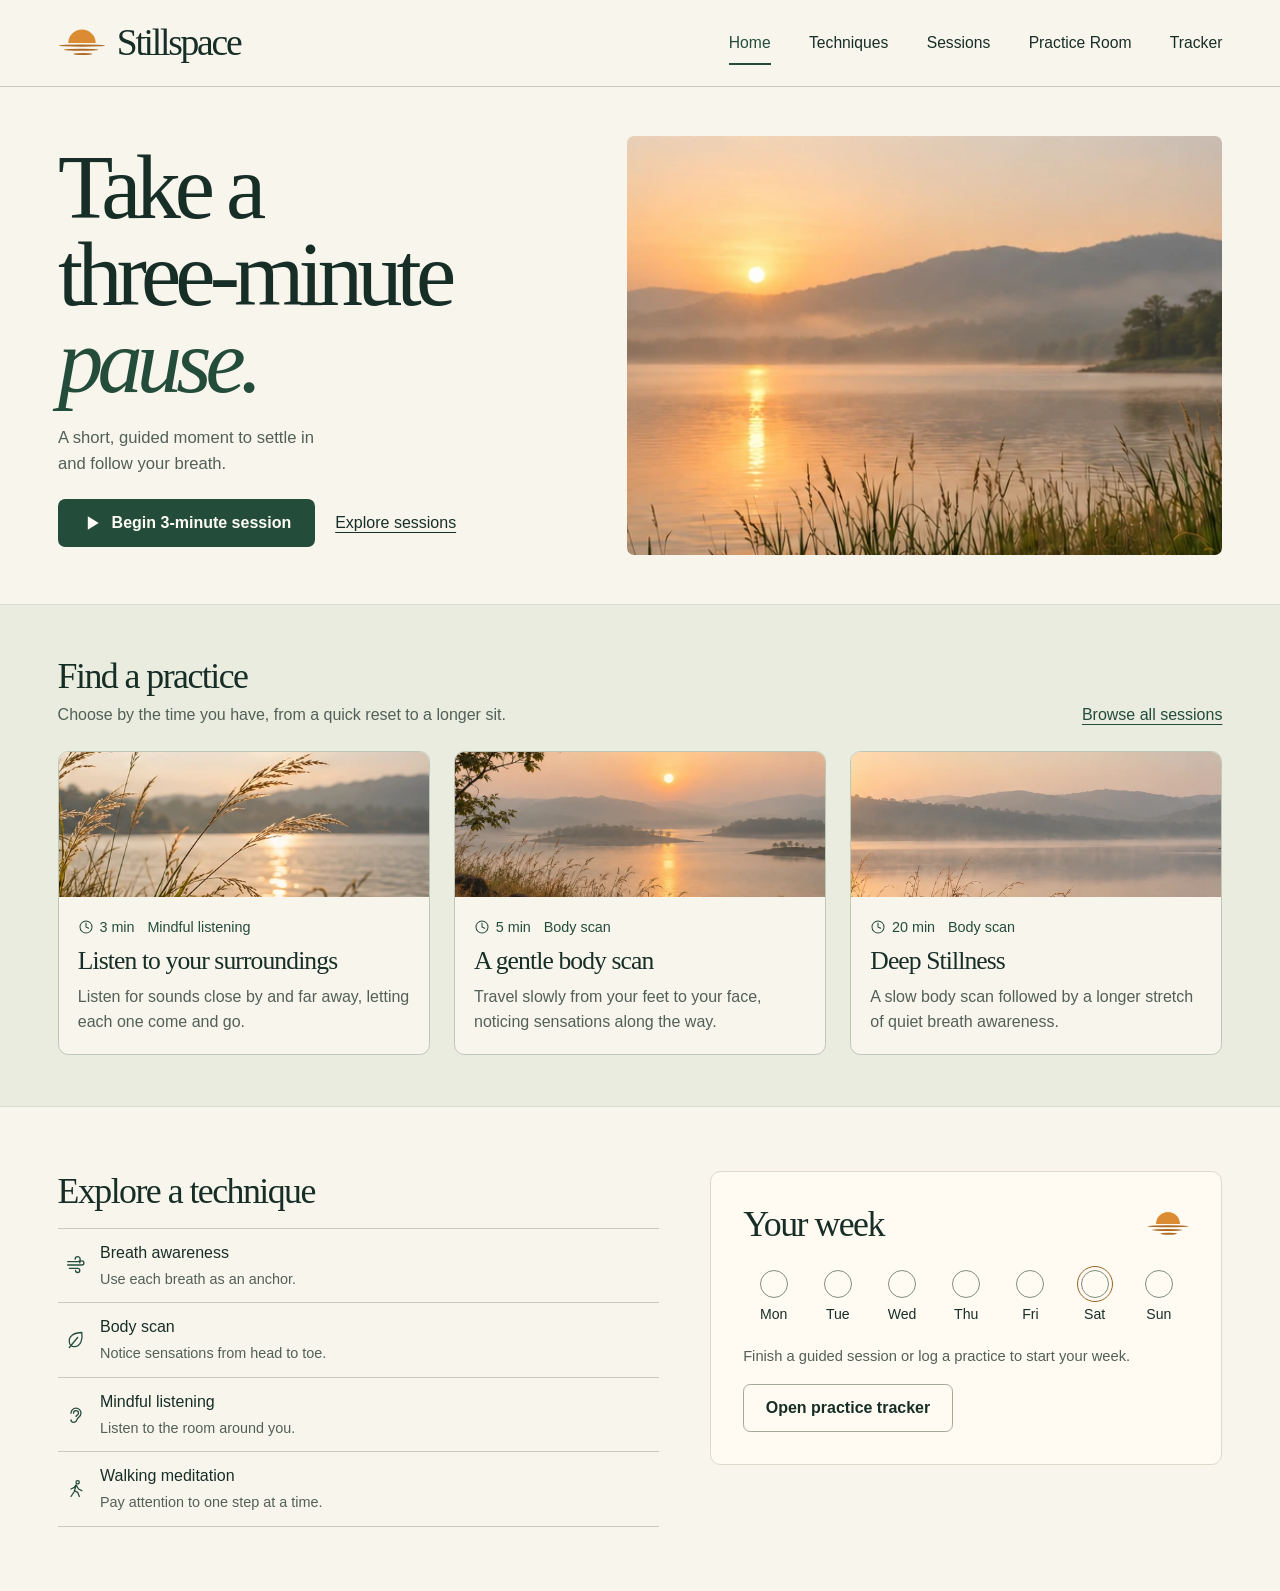
<file: index.html>
<!doctype html>
<html lang="en">
<head>
  <meta charset="utf-8">
  <meta name="viewport" content="width=device-width, initial-scale=1">
  <meta name="theme-color" content="#f8f5ed">
  <meta name="description" content="Meditation techniques, guided lakeside sessions and a daily practice journal.">
  <title>Home · Stillspace</title>
  <link rel="icon" href="assets/sunrise.svg" type="image/svg+xml">
  <link rel="stylesheet" href="styles.css?v=3">
  <script type="module" src="index.js?v=3"></script>
</head>
<body class="page-index">
<a class="skip" href="#main">Skip to content</a>
<header class="masthead"><div class="wrap mast-inner">
  <a class="brand" href="index.html" aria-label="Stillspace home"><img src="assets/sunrise.svg" width="48" height="36" alt="">Stillspace</a>
  <nav class="desktop-nav" aria-label="Main navigation"><a href="index.html" aria-current="page">Home</a>
<a href="techniques.html">Techniques</a>
<a href="sessions.html">Sessions</a>
<a href="practice.html">Practice Room</a>
<a href="tracker.html">Tracker</a></nav>
</div></header>
<main id="main" tabindex="-1">
<div class="wrap home-content">
  <section class="home-hero" aria-labelledby="welcome">
    <div class="hero-copy"><h1 id="welcome">Take a <br><span>three-minute</span><br><em>pause.</em></h1>
      <p>A short, guided moment to settle in and follow your breath.</p>
      <div class="hero-actions"><a class="button primary" href="practice.html?session=pause&amp;start=1"><svg class="icon" aria-hidden="true" focusable="false"><use href="assets/icons.svg#play"></use></svg>Begin 3-minute session</a>
      <a class="quiet-link" href="#featured-sessions">Explore sessions</a></div>
    </div>
    <img class="hero-image" src="assets/lake-dawn.webp" width="656" height="404" fetchpriority="high" alt="Morning sunlight reflecting across a quiet lake framed by reeds">
  </section>
</div>

<section class="home-sessions" id="featured-sessions" aria-labelledby="featured-heading">
  <div class="wrap">
    <div class="home-sessions-heading">
      <div>
        <h2 id="featured-heading">Find a practice</h2>
        <p>Choose by the time you have, from a quick reset to a longer sit.</p>
      </div>
      <a class="text-link" href="sessions.html">Browse all sessions</a>
    </div>
    <ul class="home-session-list" id="featured-list" hidden></ul>
    <p class="home-session-error" id="featured-error" hidden>Featured sessions are unavailable. Try opening the full session library.</p>
  </div>
</section>

<div class="wrap home-lower">
  <section aria-labelledby="home-techniques">
    <h2 id="home-techniques">Explore a technique</h2>
    <ul class="tech-shortcuts">
      <li><a href="techniques.html?technique=breath"><svg class="icon" aria-hidden="true" focusable="false"><use href="assets/icons.svg#breath"></use></svg><span>Breath awareness <small>Use each breath as an anchor.</small></span></a></li>
      <li><a href="techniques.html?technique=body"><svg class="icon" aria-hidden="true" focusable="false"><use href="assets/icons.svg#body"></use></svg><span>Body scan <small>Notice sensations from head to toe.</small></span></a></li>
      <li><a href="techniques.html?technique=listen"><svg class="icon" aria-hidden="true" focusable="false"><use href="assets/icons.svg#listen"></use></svg><span>Mindful listening <small>Listen to the room around you.</small></span></a></li>
      <li><a href="techniques.html?technique=walk"><svg class="icon" aria-hidden="true" focusable="false"><use href="assets/icons.svg#walk"></use></svg><span>Walking meditation <small>Pay attention to one step at a time.</small></span></a></li>
    </ul>
  </section>
  <section class="home-journal" aria-labelledby="home-journal-title">
    <div class="section-line"><h2 id="home-journal-title">Your week</h2><img src="assets/sunrise.svg" width="48" height="36" alt=""></div>
    <div id="home-week"></div>
    <p class="week-note" id="home-summary">Track the sessions you complete and the practices you log.</p>
    <a class="button secondary" href="tracker.html">Open practice tracker</a>
  </section>
</div>
</main>
<nav class="mobile-nav" aria-label="Mobile navigation"><a href="index.html" aria-current="page"><svg class="icon" aria-hidden="true" focusable="false"><use href="assets/icons.svg#home"></use></svg><span>Home</span></a>
<a href="techniques.html"><svg class="icon" aria-hidden="true" focusable="false"><use href="assets/icons.svg#book"></use></svg><span>Learn</span></a>
<a href="sessions.html"><svg class="icon" aria-hidden="true" focusable="false"><use href="assets/icons.svg#sessions"></use></svg><span>Sessions</span></a>
<a href="practice.html"><svg class="icon" aria-hidden="true" focusable="false"><use href="assets/icons.svg#practice"></use></svg><span>Practice</span></a>
<a href="tracker.html"><svg class="icon" aria-hidden="true" focusable="false"><use href="assets/icons.svg#tracker"></use></svg><span>Log</span></a></nav>
</body>
</html>
</file>
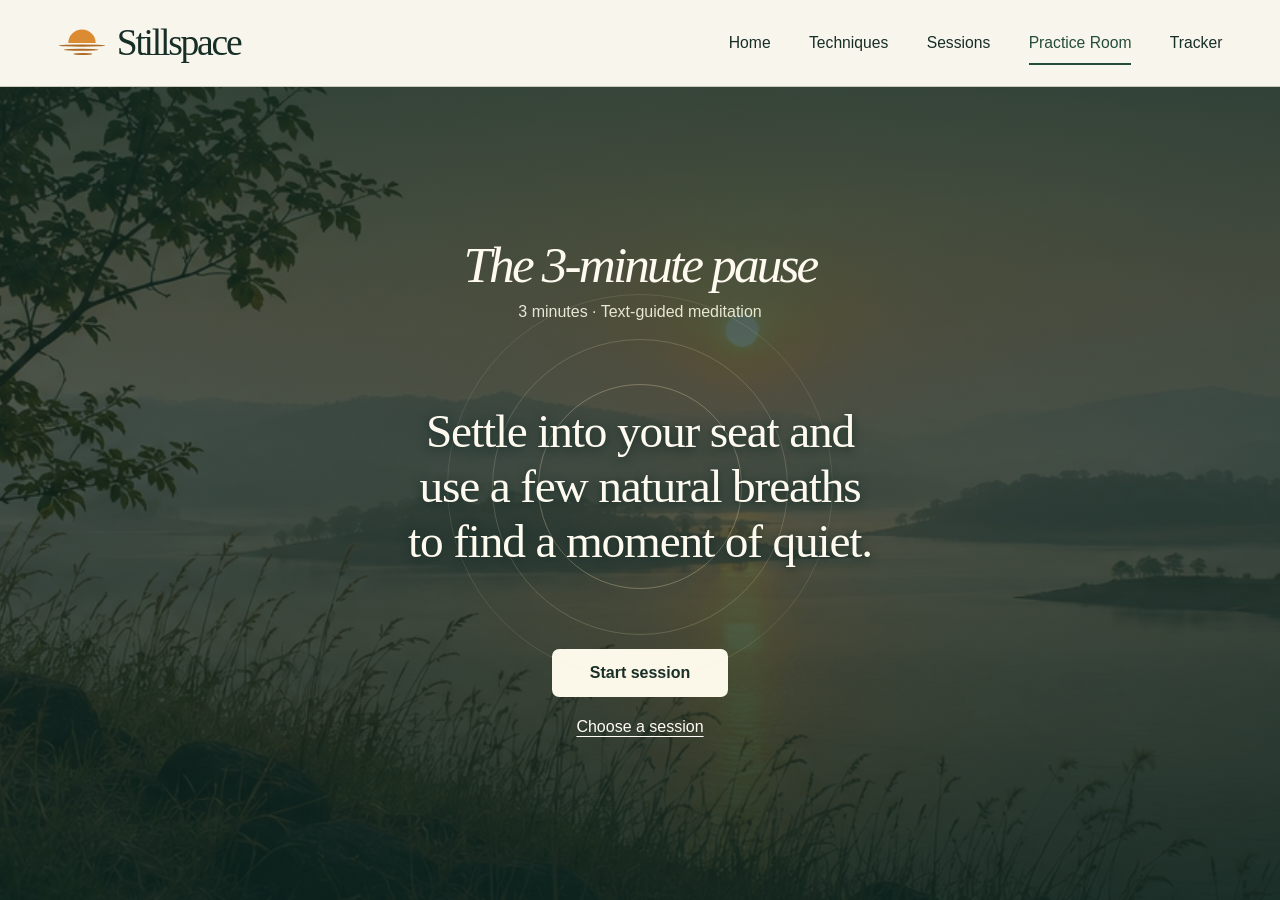
<file: practice.html>
<!doctype html>
<html lang="en">
<head>
  <meta charset="utf-8">
  <meta name="viewport" content="width=device-width, initial-scale=1">
  <meta name="theme-color" content="#f8f5ed">
  <meta name="description" content="A quiet room for guided meditation, with a pauseable timer and optional countdown.">
  <title>Practice Room · Stillspace</title>
  <link rel="icon" href="assets/sunrise.svg" type="image/svg+xml">
  <link rel="stylesheet" href="styles.css?v=2">
  <script type="module" src="practice.js"></script>
</head>
<body class="page-practice">
<a class="skip" href="#main">Skip to content</a>
<header class="masthead"><div class="wrap mast-inner">
  <a class="brand" href="index.html" aria-label="Stillspace home"><img src="assets/sunrise.svg" width="48" height="36" alt="">Stillspace</a>
  <nav class="desktop-nav" aria-label="Main navigation"><a href="index.html">Home</a>
<a href="techniques.html">Techniques</a>
<a href="sessions.html">Sessions</a>
<a href="practice.html" aria-current="page">Practice Room</a>
<a href="tracker.html">Tracker</a></nav>
</div></header>
<main id="main" tabindex="-1">
<section class="room" aria-labelledby="session-title"><div class="room-inner">
 <h1 id="session-title">Practice Room</h1><p id="phase" class="phase"></p>
 <div class="focus"><span class="ripple" aria-hidden="true"></span><img class="completion-mark" src="assets/sunrise.svg" width="72" height="54" alt="" hidden><p id="cue" aria-live="polite">Loading your session…</p></div>
 <div id="room-controls"><p id="clock" role="timer"></p>
 <button id="primary-control" class="button light" type="button" hidden>Start session</button>
 <div class="room-links"><button type="button" id="clock-control" hidden>Hide countdown</button><button type="button" id="end-control" hidden>End session</button>
 <a href="sessions.html" id="choose-session">Choose a session</a></div>
 </div><p id="room-message" role="status"></p></div></section>
<dialog id="end-dialog"><h2>End this practice?</h2><p>This will close your current session without adding it to your tracker.</p>
<div class="dialog-actions"><button type="button" class="button primary" id="keep-going" autofocus>Continue practice</button>
<button type="button" class="secondary" id="confirm-end">End session</button></div></dialog></main>
<nav class="mobile-nav" aria-label="Mobile navigation"><a href="index.html"><svg class="icon" aria-hidden="true" focusable="false"><use href="assets/icons.svg#home"></use></svg><span>Home</span></a>
<a href="techniques.html"><svg class="icon" aria-hidden="true" focusable="false"><use href="assets/icons.svg#book"></use></svg><span>Learn</span></a>
<a href="sessions.html"><svg class="icon" aria-hidden="true" focusable="false"><use href="assets/icons.svg#sessions"></use></svg><span>Sessions</span></a>
<a href="practice.html" aria-current="page"><svg class="icon" aria-hidden="true" focusable="false"><use href="assets/icons.svg#practice"></use></svg><span>Practice</span></a>
<a href="tracker.html"><svg class="icon" aria-hidden="true" focusable="false"><use href="assets/icons.svg#tracker"></use></svg><span>Log</span></a></nav>
</body>
</html>
</file>
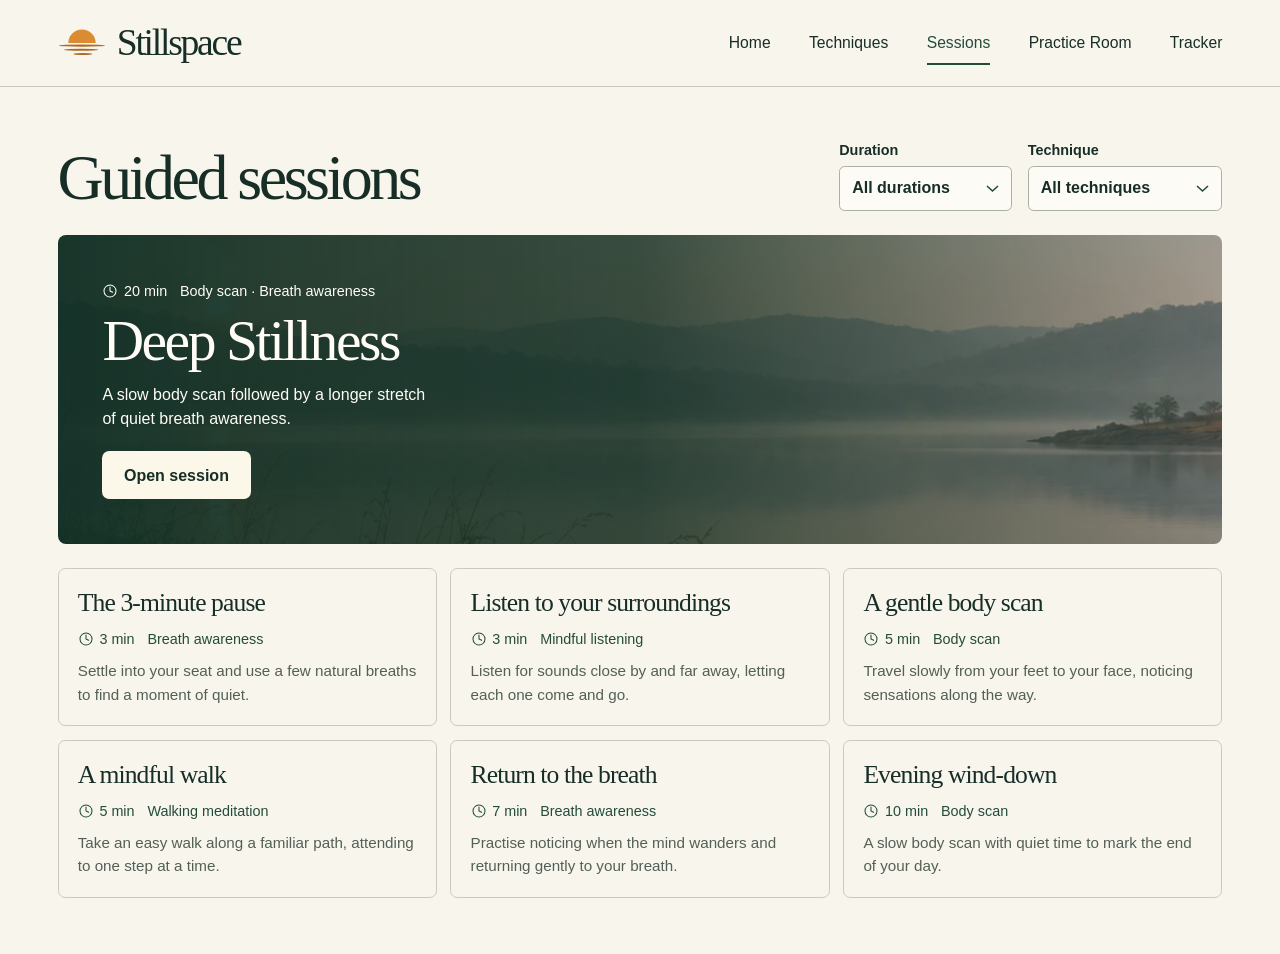
<file: sessions.html>
<!doctype html>
<html lang="en">
<head>
  <meta charset="utf-8">
  <meta name="viewport" content="width=device-width, initial-scale=1">
  <meta name="theme-color" content="#f8f5ed">
  <meta name="description" content="Find a guided meditation by duration or technique.">
  <title>Guided sessions · Stillspace</title>
  <link rel="icon" href="assets/sunrise.svg" type="image/svg+xml">
  <link rel="stylesheet" href="styles.css?v=2">
  <script type="module" src="sessions.js"></script>
</head>
<body class="page-sessions">
<a class="skip" href="#main">Skip to content</a>
<header class="masthead"><div class="wrap mast-inner">
  <a class="brand" href="index.html" aria-label="Stillspace home"><img src="assets/sunrise.svg" width="48" height="36" alt="">Stillspace</a>
  <nav class="desktop-nav" aria-label="Main navigation"><a href="index.html">Home</a>
<a href="techniques.html">Techniques</a>
<a href="sessions.html" aria-current="page">Sessions</a>
<a href="practice.html">Practice Room</a>
<a href="tracker.html">Tracker</a></nav>
</div></header>
<main id="main" tabindex="-1">
<div class="wrap interior">
 <div class="sessions-head"><h1>Guided sessions</h1>
 <button type="button" class="secondary filter-toggle" aria-controls="filters" aria-expanded="false"><svg class="icon" aria-hidden="true" focusable="false"><use href="assets/icons.svg#filter"></use></svg>Filters</button>
 <div class="filters" id="filters"><label>Duration<select id="duration"><option value="">All durations</option><option value="short">Up to 5 minutes</option><option value="mid">6–10 minutes</option><option value="long">Over 10 minutes</option></select></label>
 <label>Technique<select id="technique"><option value="">All techniques</option><option value="breath">Breath awareness</option><option value="body">Body scan</option><option value="listen">Mindful listening</option><option value="walk">Walking meditation</option></select></label></div></div>
 <div id="catalogue" aria-busy="true"><p>Loading sessions…</p></div><p id="result-status" class="sr-only" role="status"></p>
</div></main>
<nav class="mobile-nav" aria-label="Mobile navigation"><a href="index.html"><svg class="icon" aria-hidden="true" focusable="false"><use href="assets/icons.svg#home"></use></svg><span>Home</span></a>
<a href="techniques.html"><svg class="icon" aria-hidden="true" focusable="false"><use href="assets/icons.svg#book"></use></svg><span>Learn</span></a>
<a href="sessions.html" aria-current="page"><svg class="icon" aria-hidden="true" focusable="false"><use href="assets/icons.svg#sessions"></use></svg><span>Sessions</span></a>
<a href="practice.html"><svg class="icon" aria-hidden="true" focusable="false"><use href="assets/icons.svg#practice"></use></svg><span>Practice</span></a>
<a href="tracker.html"><svg class="icon" aria-hidden="true" focusable="false"><use href="assets/icons.svg#tracker"></use></svg><span>Log</span></a></nav>
</body>
</html>
</file>
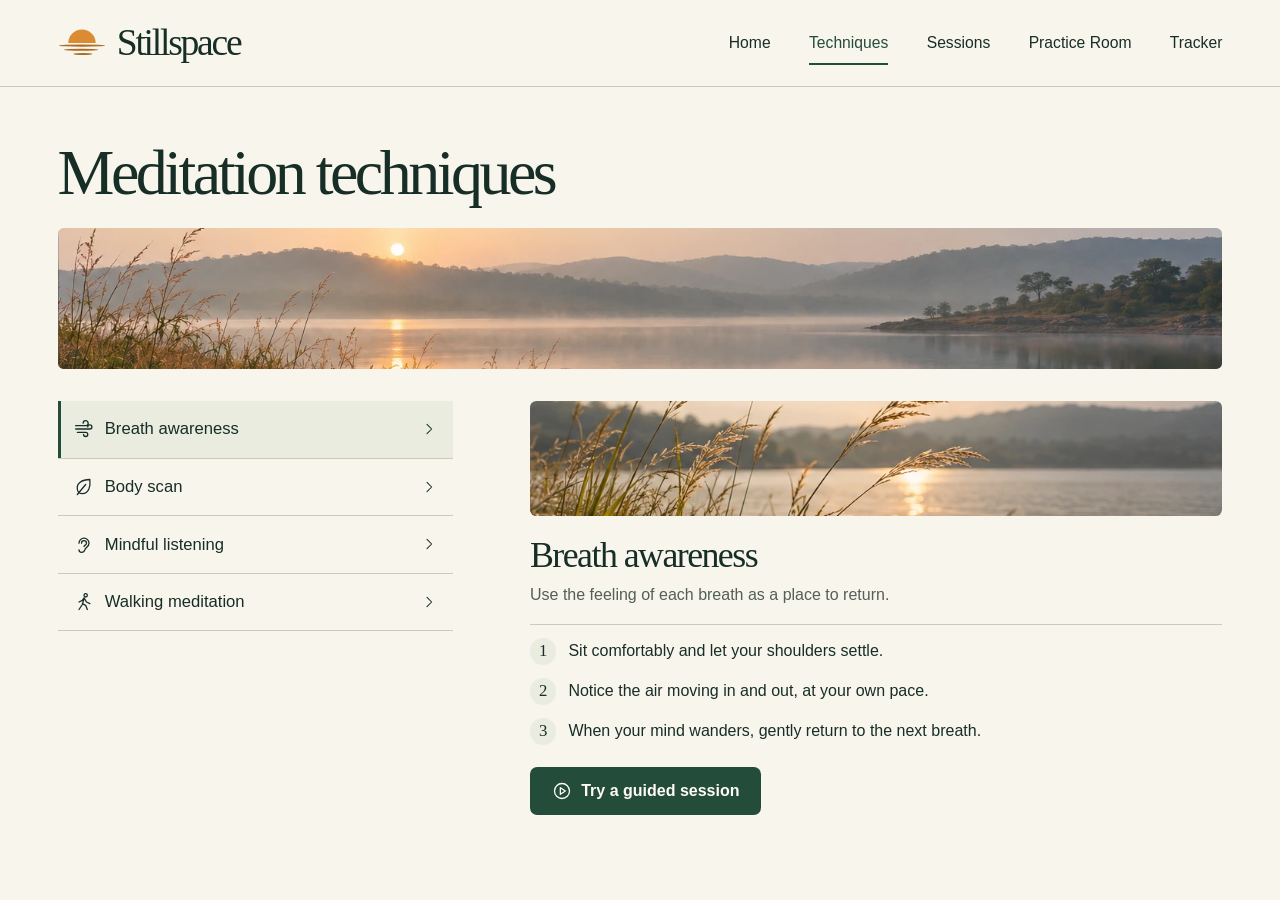
<file: techniques.html>
<!doctype html>
<html lang="en">
<head>
  <meta charset="utf-8">
  <meta name="viewport" content="width=device-width, initial-scale=1">
  <meta name="theme-color" content="#f8f5ed">
  <meta name="description" content="Learn four meditation techniques with short, practical instructions.">
  <title>Meditation techniques · Stillspace</title>
  <link rel="icon" href="assets/sunrise.svg" type="image/svg+xml">
  <link rel="stylesheet" href="styles.css?v=2">
  <script type="module" src="techniques.js"></script>
</head>
<body class="page-techniques">
<a class="skip" href="#main">Skip to content</a>
<header class="masthead"><div class="wrap mast-inner">
  <a class="brand" href="index.html" aria-label="Stillspace home"><img src="assets/sunrise.svg" width="48" height="36" alt="">Stillspace</a>
  <nav class="desktop-nav" aria-label="Main navigation"><a href="index.html">Home</a>
<a href="techniques.html" aria-current="page">Techniques</a>
<a href="sessions.html">Sessions</a>
<a href="practice.html">Practice Room</a>
<a href="tracker.html">Tracker</a></nav>
</div></header>
<main id="main" tabindex="-1">
<div class="wrap interior"><h1>Meditation techniques</h1>
<div class="panorama"></div><div class="guide"><section class="guide-item"><button id="choose-breath" class="guide-toggle" type="button" aria-expanded="true" aria-controls="panel-breath"><svg class="icon" aria-hidden="true" focusable="false"><use href="assets/icons.svg#breath"></use></svg>Breath awareness<svg class="icon" aria-hidden="true" focusable="false"><use href="assets/icons.svg#chevron"></use></svg></button><article class="guide-panel" id="panel-breath">
   <h2>Breath awareness</h2><p class="lead">Use the feeling of each breath as a place to return.</p><ol class="steps"><li>Sit comfortably and let your shoulders settle.</li><li>Notice the air moving in and out, at your own pace.</li><li>When your mind wanders, gently return to the next breath.</li></ol>
   <a class="button primary" href="sessions.html?technique=breath"><svg class="icon" aria-hidden="true" focusable="false"><use href="assets/icons.svg#sessions"></use></svg>Try a guided session</a>
 </article></section><section class="guide-item"><button id="choose-body" class="guide-toggle" type="button" aria-expanded="true" aria-controls="panel-body"><svg class="icon" aria-hidden="true" focusable="false"><use href="assets/icons.svg#body"></use></svg>Body scan<svg class="icon" aria-hidden="true" focusable="false"><use href="assets/icons.svg#chevron"></use></svg></button><article class="guide-panel" id="panel-body">
   <h2>Body scan</h2><p class="lead">Move your attention through the body, one small region at a time.</p><ol class="steps"><li>Sit or lie in a position you can hold comfortably.</li><li>Start at your feet. Notice contact, warmth, or stillness.</li><li>Move slowly up through your legs, torso, hands, and face.</li></ol>
   <a class="button primary" href="sessions.html?technique=body"><svg class="icon" aria-hidden="true" focusable="false"><use href="assets/icons.svg#sessions"></use></svg>Try a guided session</a>
 </article></section><section class="guide-item"><button id="choose-listen" class="guide-toggle" type="button" aria-expanded="true" aria-controls="panel-listen"><svg class="icon" aria-hidden="true" focusable="false"><use href="assets/icons.svg#listen"></use></svg>Mindful listening<svg class="icon" aria-hidden="true" focusable="false"><use href="assets/icons.svg#chevron"></use></svg></button><article class="guide-panel" id="panel-listen">
   <h2>Mindful listening</h2><p class="lead">Let the sounds around you become the focus of your practice.</p><ol class="steps"><li>Find a comfortable spot and let your gaze soften.</li><li>Notice a nearby sound, then a sound farther away.</li><li>Listen as each sound changes and fades.</li></ol>
   <a class="button primary" href="sessions.html?technique=listen"><svg class="icon" aria-hidden="true" focusable="false"><use href="assets/icons.svg#sessions"></use></svg>Try a guided session</a>
 </article></section><section class="guide-item"><button id="choose-walk" class="guide-toggle" type="button" aria-expanded="true" aria-controls="panel-walk"><svg class="icon" aria-hidden="true" focusable="false"><use href="assets/icons.svg#walk"></use></svg>Walking meditation<svg class="icon" aria-hidden="true" focusable="false"><use href="assets/icons.svg#chevron"></use></svg></button><article class="guide-panel" id="panel-walk">
   <h2>Walking meditation</h2><p class="lead">Use the rhythm of your steps to anchor your attention.</p><ol class="steps"><li>Choose a clear, familiar path and keep your eyes open.</li><li>Notice one foot lifting, moving, and meeting the ground.</li><li>Continue at an easy pace, returning your attention to each step.</li></ol>
   <a class="button primary" href="sessions.html?technique=walk"><svg class="icon" aria-hidden="true" focusable="false"><use href="assets/icons.svg#sessions"></use></svg>Try a guided session</a>
 </article></section></div></div></main>
<nav class="mobile-nav" aria-label="Mobile navigation"><a href="index.html"><svg class="icon" aria-hidden="true" focusable="false"><use href="assets/icons.svg#home"></use></svg><span>Home</span></a>
<a href="techniques.html" aria-current="page"><svg class="icon" aria-hidden="true" focusable="false"><use href="assets/icons.svg#book"></use></svg><span>Learn</span></a>
<a href="sessions.html"><svg class="icon" aria-hidden="true" focusable="false"><use href="assets/icons.svg#sessions"></use></svg><span>Sessions</span></a>
<a href="practice.html"><svg class="icon" aria-hidden="true" focusable="false"><use href="assets/icons.svg#practice"></use></svg><span>Practice</span></a>
<a href="tracker.html"><svg class="icon" aria-hidden="true" focusable="false"><use href="assets/icons.svg#tracker"></use></svg><span>Log</span></a></nav>
</body>
</html>
</file>
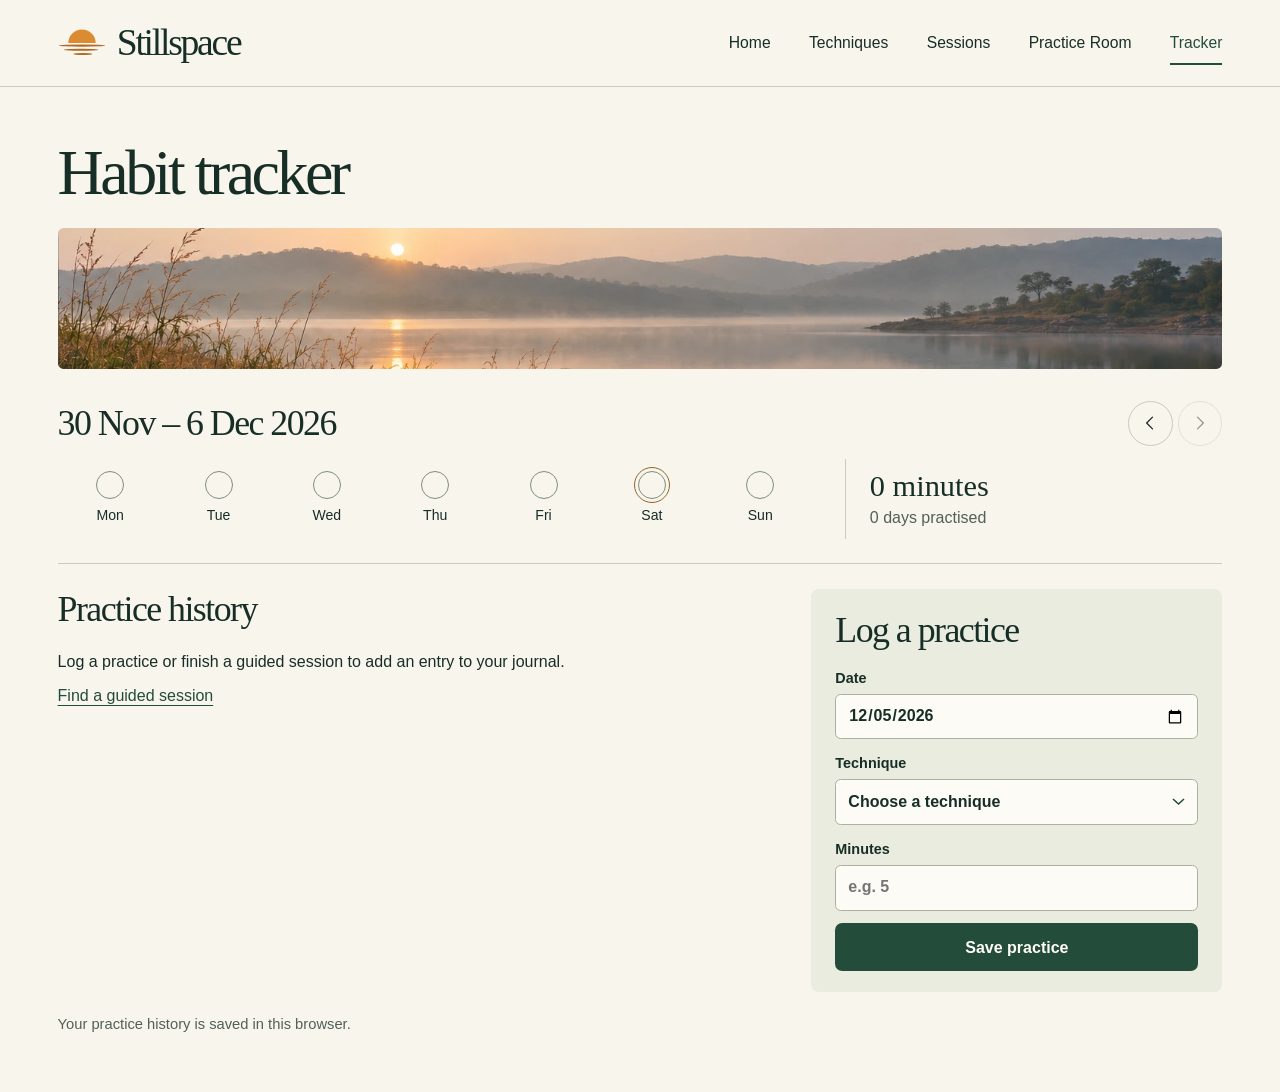
<file: tracker.html>
<!doctype html>
<html lang="en">
<head>
  <meta charset="utf-8">
  <meta name="viewport" content="width=device-width, initial-scale=1">
  <meta name="theme-color" content="#f8f5ed">
  <meta name="description" content="Keep your daily meditation history and record moments of practice away from the screen.">
  <title>Habit tracker · Stillspace</title>
  <link rel="icon" href="assets/sunrise.svg" type="image/svg+xml">
  <link rel="stylesheet" href="styles.css?v=2">
  <script type="module" src="tracker.js"></script>
</head>
<body class="page-tracker">
<a class="skip" href="#main">Skip to content</a>
<header class="masthead"><div class="wrap mast-inner">
  <a class="brand" href="index.html" aria-label="Stillspace home"><img src="assets/sunrise.svg" width="48" height="36" alt="">Stillspace</a>
  <nav class="desktop-nav" aria-label="Main navigation"><a href="index.html">Home</a>
<a href="techniques.html">Techniques</a>
<a href="sessions.html">Sessions</a>
<a href="practice.html">Practice Room</a>
<a href="tracker.html" aria-current="page">Tracker</a></nav>
</div></header>
<main id="main" tabindex="-1">
<div class="wrap interior tracker"><h1>Habit tracker</h1><div class="panorama"></div>
 <section class="tracker-week"><div class="section-line"><h2 id="week-range">Your week</h2><div class="week-controls">
 <button type="button" class="icon-button previous" id="previous-week" aria-label="Previous week"><svg class="icon" aria-hidden="true" focusable="false"><use href="assets/icons.svg#chevron"></use></svg></button>
 <button type="button" class="icon-button" id="next-week" aria-label="Next week"><svg class="icon" aria-hidden="true" focusable="false"><use href="assets/icons.svg#chevron"></use></svg></button></div></div>
 <div class="tracker-overview"><div id="tracker-week"></div><div class="stat"><strong id="total-minutes">0 minutes</strong><span id="total-days">0 days practised</span></div></div></section>
 <div class="tracker-lower"><section class="history"><h2>Practice history</h2>
 <table id="history"><caption class="sr-only">Meditations recorded in the selected week</caption><thead><tr><th scope="col">Date</th><th scope="col">Practice</th><th scope="col">Duration</th></tr></thead><tbody></tbody></table>
 <div id="history-empty" class="empty" hidden><p>Log a practice or finish a guided session to add an entry to your journal.</p><a class="text-link" href="sessions.html">Find a guided session</a></div></section>
 <section class="form-card"><h2 class="form-heading">Log a practice</h2><button class="form-toggle" aria-expanded="false" aria-controls="manual-form" type="button">Log a practice <svg class="icon" aria-hidden="true" focusable="false"><use href="assets/icons.svg#chevron"></use></svg></button>
 <form id="manual-form"><label>Date<input type="date" id="log-date" required></label>
 <label>Technique<select id="log-technique" required><option value="">Choose a technique</option><option value="breath">Breath awareness</option><option value="body">Body scan</option><option value="listen">Mindful listening</option><option value="walk">Walking meditation</option></select></label>
 <label>Minutes<input type="number" id="log-minutes" placeholder="e.g. 5" step="1" min="1" max="1440" required inputmode="numeric"></label>
 <button type="submit" class="button primary">Save practice</button></form>
 <p id="form-message" role="status"></p></section></div>
 <p class="local-note">Your practice history is saved in this browser.</p>
</div></main>
<nav class="mobile-nav" aria-label="Mobile navigation"><a href="index.html"><svg class="icon" aria-hidden="true" focusable="false"><use href="assets/icons.svg#home"></use></svg><span>Home</span></a>
<a href="techniques.html"><svg class="icon" aria-hidden="true" focusable="false"><use href="assets/icons.svg#book"></use></svg><span>Learn</span></a>
<a href="sessions.html"><svg class="icon" aria-hidden="true" focusable="false"><use href="assets/icons.svg#sessions"></use></svg><span>Sessions</span></a>
<a href="practice.html"><svg class="icon" aria-hidden="true" focusable="false"><use href="assets/icons.svg#practice"></use></svg><span>Practice</span></a>
<a href="tracker.html" aria-current="page"><svg class="icon" aria-hidden="true" focusable="false"><use href="assets/icons.svg#tracker"></use></svg><span>Log</span></a></nav>
</body>
</html>
</file>
<file: styles.css>
:root {
  color-scheme: light;
  --paper: #f8f5ed;
  --ink: #172e27;
  --green: #244c3a;
  --green-hover: #183d2e;
  --muted: #526056;
  --line: #cccabb;
  --sage: #e9ecdf;
  --gold: #976525;
  --serif: "Baskervville", Georgia, "Times New Roman", serif;
  --sans: "DM Sans", "Segoe UI", Arial, sans-serif;
}
* { box-sizing: border-box; }
body { margin: 0; background: var(--paper); color: var(--ink); font: 1rem/1.55 var(--sans); }
button, input, select { font: inherit; color: inherit; }
button, select { cursor: pointer; }
button, a, input, select { -webkit-tap-highlight-color: transparent; }
a { color: inherit; }
button { border: 0; background: transparent; }
button:disabled { cursor: default; opacity: .45; }
a:focus-visible, button:focus-visible, input:focus-visible, select:focus-visible, summary:focus-visible { outline: 3px solid #a8671e; outline-offset: 3px; }
main:focus { outline: none; }
[hidden] { display: none !important; }
h1, h2, h3, p, ul, ol { margin: 0; }
h1, h2, h3 { font-family: var(--serif); font-weight: 400; }
h1 { font-size: clamp(2.75rem, 5vw, 5.4rem); line-height: 1.05; letter-spacing: -.055em; }
h2 { font-size: clamp(1.8rem, 2.8vw, 2.85rem); line-height: 1.13; letter-spacing: -.043em; }
h3 { font-size: clamp(1.45rem, 2vw, 2rem); line-height: 1.2; letter-spacing: -.035em; }
.wrap { width: min(calc(100% - clamp(3rem, 9vw, 10rem)), 85rem); margin-inline: auto; }
.icon { width: 1.25rem; height: 1.25rem; flex: none; fill: none; stroke: currentColor; stroke-width: 1.55; stroke-linecap: round; stroke-linejoin: round; }
.skip, .sr-only { position: absolute; width: 1px; height: 1px; overflow: hidden; clip-path: inset(50%); white-space: nowrap; }
.skip:focus { clip-path: none; width: auto; height: auto; background: white; padding: .8rem; z-index: 5; }
.masthead { border-bottom: 1px solid var(--line); }
.mast-inner { display: flex; align-items: center; justify-content: space-between; gap: 1rem; min-height: 5.4rem; }
.brand { display: inline-flex; align-items: center; gap: .7rem; font: 2.35rem/1 var(--serif); letter-spacing: -.06em; text-decoration: none; }
.brand img { width: 3rem; height: auto; }
.desktop-nav { display: flex; gap: clamp(1.2rem, 3vw, 3.3rem); align-items: center; }
.desktop-nav a { display: inline-flex; align-items: center; min-height: 3rem; font-size: .98rem; position: relative; text-decoration: none; }
.desktop-nav a[aria-current], .desktop-nav a:hover { color: var(--green); }
.desktop-nav a[aria-current]::after { content: ""; position: absolute; bottom: .15rem; height: 2px; width: 100%; background: currentColor; }
.mobile-nav, .form-toggle { display: none; }
.button, .secondary { display: inline-flex; align-items: center; justify-content: center; gap: .6rem; min-height: 3rem; padding: .7rem 1.35rem; border-radius: .45rem; font-weight: 600; text-decoration: none; line-height: 1.35; }
.primary { background: var(--green); color: #fffdf6; }
.primary:hover { background: var(--green-hover); }
.secondary { border: 1px solid #a3ab98; }
.filter-toggle { display: none; }
.secondary:hover { background: var(--sage); }
.text-link, .quiet-link { text-underline-offset: .25em; text-decoration-thickness: 1px; }
.text-link { color: var(--green); }
.quiet-link { display: inline-flex; align-items: center; gap: .42rem; min-height: 2.75rem; }
.quiet-link .icon { width: 1rem; height: 1rem; color: var(--gold); }
.home-hero { display: grid; grid-template-columns: minmax(0,.93fr) minmax(0,1.07fr); align-items: stretch; gap: clamp(1.5rem, 4vw, 4rem); padding-block: clamp(1.6rem, 3.8vw, 4rem); }
.hero-copy { container-type: inline-size; align-self: center; padding-block: .5rem; }
.hero-copy h1 { font-size: clamp(2.8rem, 17.5cqi, 6.6rem); line-height: .96; letter-spacing: -.065em; }
.hero-copy h1 span { white-space: nowrap; }
.hero-copy h1 em { color: var(--green); font-weight: 400; }
.hero-copy p { color: var(--muted); max-width: 30ch; margin-block: 1.25rem 1.4rem; font-size: clamp(1rem,1.3vw,1.16rem); }
.hero-actions { display: flex; flex-wrap: wrap; align-items: center; gap: .55rem 1.25rem; }
.hero-actions .button { padding-inline: 1.5rem; }
.hero-image { display: block; width: 100%; height: 100%; min-height: 24rem; max-height: 36rem; object-fit: cover; object-position: 49% 50%; border-radius: .45rem; }
.home-sessions {
  background: var(--sage);
  border-block: 1px solid #d9ddce;
  padding-block: clamp(2rem, 4vw, 3.5rem);
}
.home-sessions-heading {
  display: flex;
  flex-wrap: wrap;
  align-items: end;
  justify-content: space-between;
  gap: .75rem 1.5rem;
  margin-bottom: 1.4rem;
}
.home-sessions-heading p { margin-top: .45rem; color: var(--muted); }
.home-session-list {
  display: grid;
  grid-template-columns: repeat(3, minmax(0, 1fr));
  gap: clamp(.9rem, 2vw, 1.5rem);
  list-style: none;
  padding: 0;
}
.home-session-link {
  display: flex;
  flex-direction: column;
  height: 100%;
  overflow: hidden;
  border: 1px solid #bec8b7;
  border-radius: .65rem;
  background: var(--paper);
  text-decoration: none;
}
.home-session-link:hover, .home-session-link:focus-visible { border-color: var(--green); }
.home-session-link:hover h3, .home-session-link:focus-visible h3 {
  text-decoration: underline;
  text-decoration-thickness: 1px;
  text-underline-offset: .18em;
}
.home-session-image {
  display: block;
  width: 100%;
  aspect-ratio: 2.55;
  object-fit: cover;
  background: #d8dfcd;
}
.home-session-body {
  display: grid;
  align-content: start;
  gap: .5rem;
  padding: clamp(.9rem, 1.5vw, 1.35rem);
}
.home-session-body .session-meta { color: var(--green); }
.home-session-description, .home-session-error { color: var(--muted); }
.home-lower {
  display: grid;
  grid-template-columns: minmax(0, 1.08fr) minmax(0, .92fr);
  align-items: start;
  gap: clamp(1.5rem, 4vw, 4rem);
  padding-block: clamp(2rem, 5vw, 4.5rem);
}
.tech-shortcuts { list-style: none; padding: 0; margin-top: 1rem; border-block: 1px solid var(--line); }
.tech-shortcuts li + li { border-top: 1px solid var(--line); }
.tech-shortcuts a { display: flex; align-items: center; gap: .85rem; padding: .75rem .55rem; text-decoration: none; }
.tech-shortcuts a:hover, .guide-toggle:hover { color: var(--green); background: #ebecdf; }
.tech-shortcuts .icon { color: var(--green); }
.tech-shortcuts small { display: block; margin-top: .15rem; color: var(--muted); font-size: .9rem; }
.home-journal {
  padding: clamp(1rem, 3vw, 2rem);
  border: 1px solid #ded8c9;
  border-radius: .65rem;
  background: #fffbf2;
}
.home-journal img { width: 2.65rem; height: auto; }
.home-journal .week-note { margin-bottom: 1rem; }
.section-line { display: flex; justify-content: space-between; align-items: center; gap: .5rem; }
.section-line .text-link { font-size: .9rem; }
.week-strip { display: grid; grid-template-columns: repeat(7,minmax(0,1fr)); list-style: none; padding: 0; margin: 1.6rem 0 1rem; gap: .2rem; }
.week-day { display: grid; justify-items: center; align-content: start; gap: .38rem; font-size: .88rem; }
.day-dot { width: 1.75rem; height: 1.75rem; display: grid; place-items: center; border: 1px solid #7f8e7c; border-radius: 50%; }
.week-day.today .day-dot { outline: 1px solid var(--gold); outline-offset: 3px; }
.week-day.done .day-dot { background: var(--green); border-color: var(--green); color: white; }
.week-note, .local-note { font-size: .92rem; color: var(--muted); }
.week-note { margin-top: 1.2rem; }
.interior { padding-block: clamp(1.8rem,4vw,4rem) 3.5rem; }
.panorama { height: clamp(6rem,11vw,10rem); background: url("assets/lake-panorama.webp") center 50% / cover; margin: 1.4rem 0 2rem; border-radius: .35rem; }
.guide { display: grid; grid-template-columns: minmax(14rem,.8fr) minmax(0,1.4fr); gap: 0 clamp(2rem,6vw,6rem); grid-template-rows: repeat(4,min-content) 1fr; }
.guide-item { display: contents; }
.guide-toggle { display: flex; gap: .7rem; align-items: center; grid-column: 1; text-align: left; min-height: 3.6rem; border-bottom: 1px solid var(--line); padding: .7rem 1rem; font-size: clamp(.95rem,1.3vw,1.15rem); }
.guide-toggle .icon:last-child { margin-left: auto; width: 1rem; }
.guide-toggle[aria-expanded=true] { background: var(--sage); box-shadow: inset 3px 0 var(--green); }
.guide-panel { grid-area: 1/2/6/3; }
.guide-panel::before { content: ""; display: block; height: clamp(6rem,9vw,9rem); background: url("assets/shore-grass.webp") center / cover; border-radius: .4rem; margin-bottom: 1.2rem; }
.lead { color: var(--muted); margin-block: .45rem 1rem; }
.steps { list-style: none; counter-reset: step; padding: 0; margin: 1rem 0 1.4rem; border-top: 1px solid var(--line); }
.steps li { display: flex; align-items: baseline; gap: .75rem; margin-top: .85rem; counter-increment: step; }
.steps li::before { content: counter(step); flex: 0 0 1.65rem; text-align: center; line-height: 1.65rem; background: var(--sage); border-radius: 50%; font: 1.05rem/1.65rem var(--serif); }
.sessions-head { display: flex; align-items: end; justify-content: space-between; gap: 2rem; padding-bottom: 1.5rem; }
.filters { display: flex; gap: 1rem; }
label { display: grid; gap: .3rem; font-size: .9rem; font-weight: 600; }
input, select { min-height: 2.85rem; padding: .45rem .75rem; border: 1px solid #abb1a0; border-radius: .35rem; font-size: 1rem; background-color: #fdfbf5; min-width: 0; }
select { appearance: none; background-image: url("data:image/svg+xml,%3Csvg xmlns='http://www.w3.org/2000/svg' width='15' height='12'%3E%3Cpath d='m2 3 5.5 5L13 3' fill='none' stroke='%23244c3a' stroke-width='1.6'/%3E%3C/svg%3E"); background-repeat: no-repeat; background-position: right .7rem center; padding-right: 2.1rem; }
.feature-session { min-height: 15rem; display: flex; align-items: center; border-radius: .5rem; overflow: hidden; background: linear-gradient(90deg,rgba(18,48,38,.97),rgba(18,48,38,.82) 50%,rgba(18,48,38,.2)), url("assets/lake-panorama.webp") center / cover; color: #fffdf6; margin-bottom: 1.5rem; padding: clamp(1.5rem,3.5vw,3rem); }
.feature-session h2 { font-size: clamp(2.4rem,4.5vw,4.7rem); }
.feature-session .session-meta { margin-bottom: .35rem; }
.feature-session p { max-width: 37ch; margin: .6rem 0 1.2rem; }
.light { background: #fbf7e9; color: var(--ink); }
.light:hover { background: #e9e7d9; }
.duration { display: inline-flex; align-items: center; gap: .35rem; font-size: .9rem; }
.duration .icon { width: 1rem; height: 1rem; }
.session-grid { display: grid; grid-template-columns: repeat(3,minmax(0,1fr)); gap: .85rem; }
.session-card { border: 1px solid var(--line); border-radius: .45rem; padding: 1.2rem; text-decoration: none; display: grid; align-content: start; gap: .55rem; }
.session-card:hover { background: #edf0e3; border-color: #93a58e; }
.session-card p { color: var(--muted); font-size: .95rem; }
.session-meta { display: flex; flex-wrap: wrap; align-items: center; gap: .15rem .8rem; font-size: .9rem; }
.session-card .session-meta { color: var(--green); }
.empty { padding: 1.25rem 0; }
.empty p { margin-bottom: .6rem; }
.room { min-height: calc(100svh - 5.4rem - 1px); background: linear-gradient(180deg,rgba(14,39,33,.83),rgba(13,39,33,.65) 48%,rgba(10,35,31,.88)), url("assets/lake-shore.webp") center 55% / cover; color: #fffaf0; display: grid; place-items: center; padding: 2rem 1rem; }
.room-inner { text-align: center; width: min(100%,58rem); }
.room h1 { font-size: clamp(2.7rem,4vw,4.5rem); font-style: italic; }
.phase { margin-top: .5rem; color: #e7e7d3; }
.focus { display: grid; place-items: center; align-content: center; gap: 1rem; position: relative; min-height: clamp(15rem,36vh,28rem); }
.ripple { width: clamp(8rem,16vw,14rem); aspect-ratio: 1; border: 1px solid #f5ddb54f; border-radius: 50%; position: absolute; pointer-events: none; }
.ripple::before, .ripple::after { content: ""; position: absolute; inset: -23%; border-radius: 50%; border: 1px solid #f5ddb532; }
.ripple::after { inset: -45%; border-color: #f5ddb520; }
.completion-mark { display: block; width: 4.5rem; height: auto; }
.room.is-complete .ripple { display: none; }
.room.is-running .ripple { animation: drift 10s ease-in-out infinite alternate; }
@keyframes drift { to { transform: scale(1.1); opacity: .65; } }
#cue { font: clamp(1.9rem,3.7vw,3.7rem)/1.16 var(--serif); letter-spacing: -.025em; max-width: 27ch; position: relative; text-wrap: balance; text-shadow: 0 2px 10px #152e27; }
#clock { font: 1.3rem/1.4 var(--sans); font-variant-numeric: tabular-nums; margin-bottom: .8rem; }
.room-links { display: flex; align-items: center; justify-content: center; flex-wrap: wrap; gap: .1rem 1.15rem; margin-top: .55rem; }
.room-links button, .room-links a { display: inline-flex; align-items: center; min-height: 2.75rem; color: #fffdf5; text-decoration: underline; text-underline-offset: .24rem; padding: .3rem; }
#primary-control { min-width: 11rem; }
#room-message:not(:empty), #form-message:not(:empty) { margin-top: 1rem; }
dialog { color: var(--ink); border: 1px solid var(--line); border-radius: .7rem; background: var(--paper); max-width: min(27rem,90vw); padding: 1.75rem; }
dialog::backdrop { background: #09241dac; }
dialog p { margin: .8rem 0 1.4rem; }
.dialog-actions { display: flex; gap: .7rem; flex-wrap: wrap; }
.week-controls { display: flex; gap: .3rem; }
.icon-button { display: grid; place-items: center; min-width: 2.8rem; min-height: 2.8rem; border: 1px solid var(--line); border-radius: 50%; }
.previous .icon { transform: rotate(180deg); }
.tracker-overview { display: grid; grid-template-columns: 2fr 1fr; align-items: center; gap: 2rem; margin: .8rem 0 1.5rem; }
.tracker-overview .week-strip { margin: .5rem 0; }
.stat { border-left: 1px solid var(--line); padding: .5rem 1.5rem; }
.stat strong, .stat span { display: block; }
.stat strong { font: 1.9rem/1.3 var(--serif); }
.stat span { color: var(--muted); }
.tracker-lower { display: grid; grid-template-columns: minmax(0,1.4fr) minmax(16rem,.85fr); gap: clamp(2rem,6vw,6rem); border-top: 1px solid var(--line); padding-top: 1.6rem; }
table { width: 100%; border-collapse: collapse; font-variant-numeric: tabular-nums; margin-top: 1.2rem; }
th,td { padding: .7rem .4rem; text-align: left; border-bottom: 1px solid var(--line); }
th { color: var(--muted); font-size: .9rem; }
td:last-child,th:last-child { text-align: right; }
.form-card { padding: 1.3rem 1.5rem; background: var(--sage); border-radius: .5rem; align-self: start; }
.form-card form { display: grid; gap: .8rem; margin-top: 1rem; }
.local-note { margin-top: 1.3rem; }
@media (min-width:761px) and (max-width:1000px) {
  .sessions-head { align-items: start; flex-direction: column; gap: 1.2rem; }
  .home-hero { gap: 1.5rem; }
  .session-grid { grid-template-columns: repeat(2,minmax(0,1fr)); }
}
@media (max-width:760px) {
  body { padding-bottom: calc(4.65rem + env(safe-area-inset-bottom)); }
  .wrap { width: calc(100% - 2.5rem); }
  .mast-inner { min-height: 4.1rem; }
  .brand { font-size: 2rem; gap: .5rem; }
  .brand img { width: 2.3rem; }
  .desktop-nav { display: none; }
  .mobile-nav { display: flex; z-index: 3; background: var(--paper); position: fixed; inset: auto 0 0; border-top: 1px solid var(--line); padding: .25rem .35rem max(.3rem,env(safe-area-inset-bottom)); }
  .mobile-nav a { display: grid; justify-items: center; align-content: center; gap: .12rem; flex: 1; min-height: 3.6rem; border-radius: .4rem; text-decoration: none; font-size: .8rem; }
  .mobile-nav a[aria-current] { background: var(--sage); color: var(--green); font-weight: 700; }
  .home-hero { display: flex; flex-direction: column; padding: 1.6rem 0; gap: 1.2rem; }
  .hero-copy { container-type: inline-size; align-self: stretch; padding: 0; }
  .hero-copy h1 { font-size: clamp(2.7rem,16cqi,4.7rem); line-height: .98; }
  .hero-copy p { margin: .9rem 0 1rem; max-width: 36ch; }
  .hero-actions { flex-direction: column; align-items: stretch; gap: .25rem; }
  .hero-actions .quiet-link { justify-content: center; }
  .hero-image { min-height: 0; height: clamp(8rem,41vw,15rem); object-position: 50% 56%; }
  .home-sessions-heading { align-items: start; flex-direction: column; }
  .home-session-list { grid-template-columns: 1fr; }
  .home-session-link { display: grid; grid-template-columns: clamp(4.5rem, 25%, 8rem) minmax(0, 1fr); }
  .home-session-image { height: 100%; min-height: 0; aspect-ratio: auto; }
  .home-lower { grid-template-columns: 1fr; }
  .home-journal .button { width: 100%; }
  .week-strip { margin-top: 1.25rem; }
  .interior { padding: 1.5rem 0 2rem; }
  .panorama { margin: .75rem 0 1rem; height: 3.75rem; }
  .guide,.guide-item { display: block; }
  .guide-toggle { width: 100%; min-height: 3.3rem; }
  .guide-toggle[aria-expanded=true] .icon:last-child { transform: rotate(90deg); }
  .guide-panel { padding: .8rem .7rem 1.3rem; }
  .guide-panel h2,.guide-panel::before { display: none; }
  .guide-panel .lead { margin-top: 0; }
  .steps li { align-items: flex-start; }
  .sessions-head { display: block; padding-bottom: 1rem; }
  .filter-toggle { display: flex; width: 100%; margin-top: 1rem; }
  .filters { display: none; margin-top: .75rem; gap: .6rem; flex-wrap: wrap; }
  .filters.open { display: flex; }
  .filters label { flex: 1 1 8rem; }
  .feature-session { min-height: 13rem; background-image: linear-gradient(rgba(18,48,38,.85),rgba(18,48,38,.78)), url("assets/lake-panorama.webp"); padding: 1.25rem; }
  .session-grid { display: block; }
  .session-card { border-width: 0 0 1px; border-radius: 0; padding: .95rem 0; gap: .3rem; }
  .tracker-overview,.tracker-lower { display: flex; flex-direction: column; align-items: stretch; gap: 1rem; }
  .tracker-overview { margin-bottom: 1rem; }
  .stat { border: 0; padding: .75rem 0 0; border-top: 1px solid var(--line); display: flex; align-items: baseline; justify-content: space-between; }
  .stat strong { font-size: 1.55rem; }
  .tracker-lower { padding-top: 1rem; }
  .form-card { order: -1; align-self: stretch; padding: 0; background: transparent; }
  .form-heading { display: none; }
  .form-toggle { display: flex; width: 100%; align-items: center; justify-content: space-between; min-height: 2.95rem; padding: .55rem .95rem; border-radius: .35rem; background: var(--green); color: white; }
  .form-toggle .icon { transform: rotate(90deg); width: 1rem; }
  .form-card form { display: none; }
  .form-card.open form { display: grid; }
  .history h2 { font-size: 1.75rem; }
  table,tbody { display: block; }
  thead { position: absolute; clip-path: inset(50%); width: 1px; height: 1px; overflow: hidden; }
  tbody tr { display: grid; grid-template-columns: minmax(0,1fr) auto; align-items: baseline; padding: .65rem 0; border-bottom: 1px solid var(--line); }
  td { border: none; padding: 0; }
  td:nth-child(1) { grid-area: 2/1; color: var(--muted); font-size: .85rem; }
  td:nth-child(2) { grid-area: 1/1; font-family: var(--serif); font-size: 1.2rem; }
  td:last-child { grid-area: 1/2; }
  .room { min-height: calc(100svh - 8.6rem); padding: 1.8rem 1.25rem; }
  .focus { min-height: clamp(12.5rem,36svh,22rem); }
  .in-session { padding-bottom: 0; }
  .in-session .mobile-nav { display: none; }
  .in-session .room { min-height: calc(100svh - 4.1rem - 1px); }
  .room-links { gap: .2rem 1.4rem; }
}
@media (prefers-reduced-motion:reduce) { *, *::before, *::after { animation: none !important; scroll-behavior: auto !important; } }
</file>
